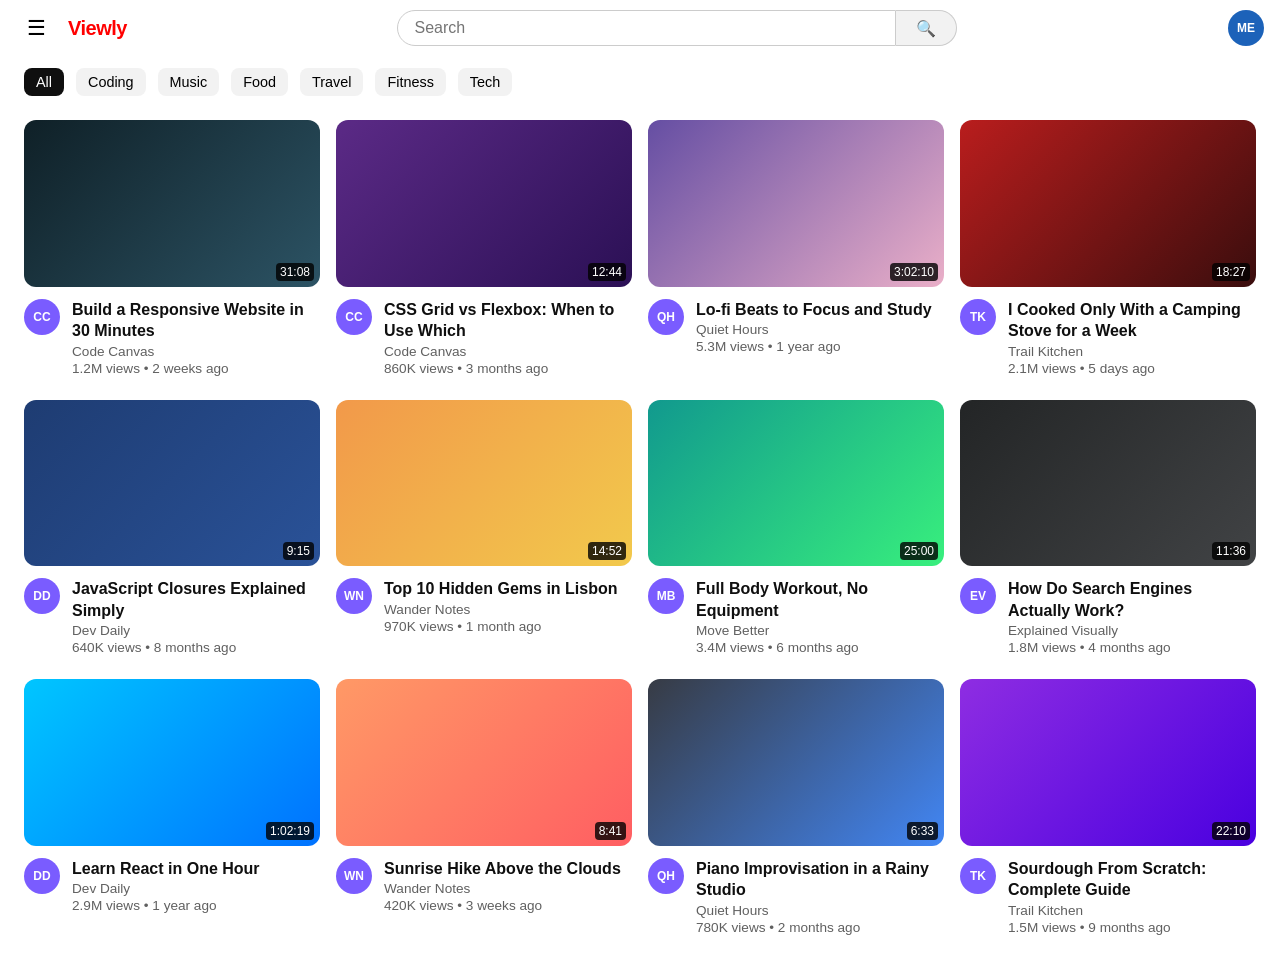
<file: viewly/index.html>
<!DOCTYPE html>
<html lang="en">
<head>
  <meta charset="UTF-8" />
  <meta name="viewport" content="width=device-width, initial-scale=1.0" />
  <title>Viewly</title>
  <link rel="stylesheet" href="style.css" />
</head>
<body>
  <header class="header">
    <div class="header__left">
      <button id="menuBtn" class="icon-btn" aria-label="Toggle menu">☰</button>
      <a href="index.html" class="logo">Viewly</a>
    </div>
    <form id="searchForm" class="search" role="search">
      <input id="searchInput" type="search" placeholder="Search" aria-label="Search" />
      <button type="submit" class="search__btn" aria-label="Search">🔍</button>
    </form>
    <div class="header__right">
      <div class="avatar avatar--me" aria-hidden="true">ME</div>
    </div>
  </header>

  <aside class="sidebar" id="sidebar">
    <a href="index.html" class="sidebar__link">Home</a>
    <a href="index.html?q=short" class="sidebar__link">Shorts</a>
    <a href="#" class="sidebar__link">Subscriptions</a>
    <hr />
    <a href="#" class="sidebar__link">Library</a>
    <a href="#" class="sidebar__link">History</a>
    <a href="#" class="sidebar__link">Watch later</a>
    <a href="#" class="sidebar__link">Liked videos</a>
  </aside>

  <main class="content">
    <div class="chips" id="chipBar"></div>
    <section class="video-grid" id="videoGrid"></section>
  </main>

  <script src="data.js"></script>
  <script src="common.js"></script>
  <script src="home.js"></script>
</body>
</html>
</file>
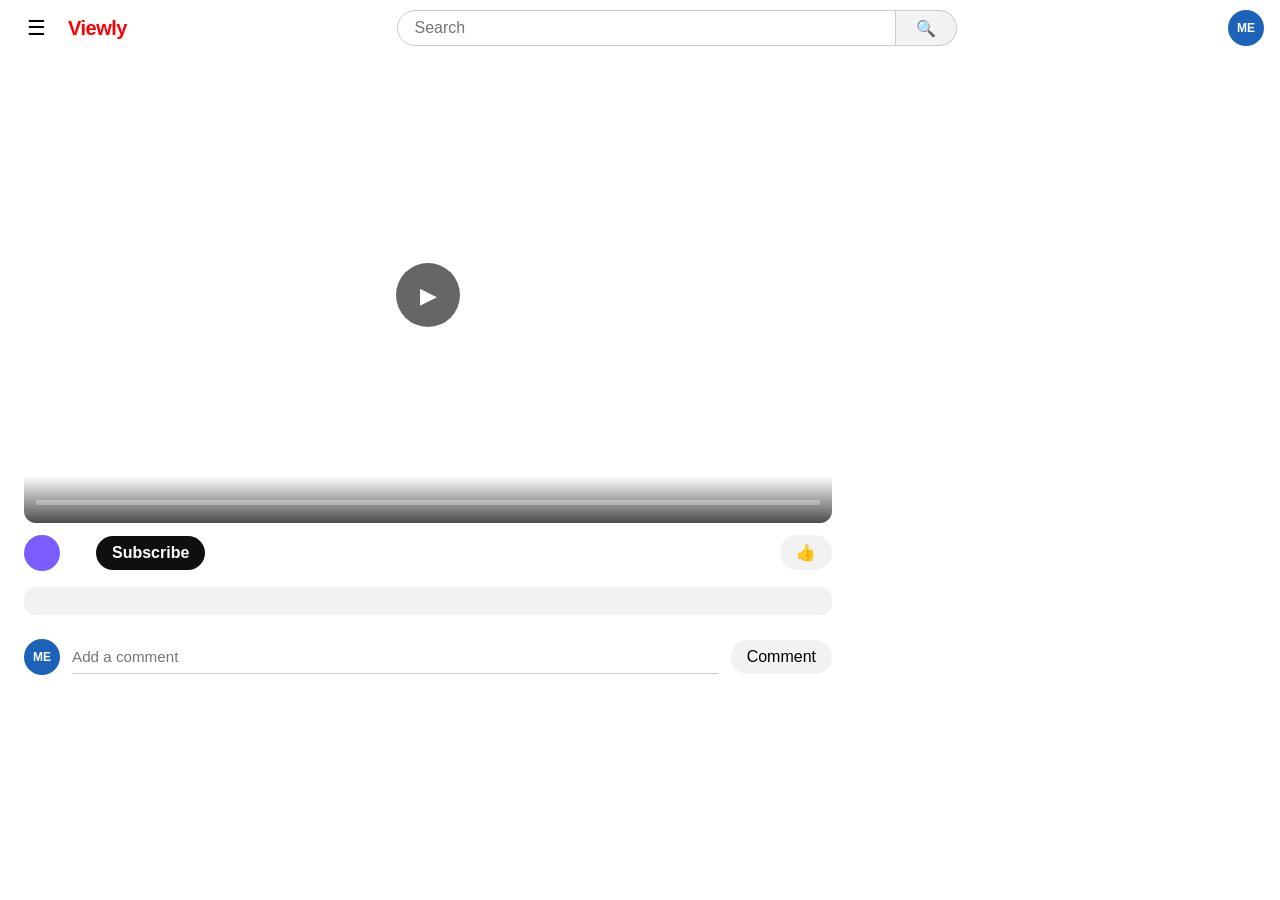
<file: viewly/watch.html>
<!DOCTYPE html>
<html lang="en">
<head>
  <meta charset="UTF-8" />
  <meta name="viewport" content="width=device-width, initial-scale=1.0" />
  <title>Viewly</title>
  <link rel="stylesheet" href="style.css" />
</head>
<body>
  <header class="header">
    <div class="header__left">
      <button id="menuBtn" class="icon-btn" aria-label="Toggle menu">☰</button>
      <a href="index.html" class="logo">Viewly</a>
    </div>
    <form id="searchForm" class="search" role="search">
      <input id="searchInput" type="search" placeholder="Search" aria-label="Search" />
      <button type="submit" class="search__btn" aria-label="Search">🔍</button>
    </form>
    <div class="header__right">
      <div class="avatar avatar--me" aria-hidden="true">ME</div>
    </div>
  </header>

  <aside class="sidebar" id="sidebar">
    <a href="index.html" class="sidebar__link">Home</a>
    <a href="index.html?q=short" class="sidebar__link">Shorts</a>
    <a href="#" class="sidebar__link">Subscriptions</a>
    <hr />
    <a href="#" class="sidebar__link">Library</a>
    <a href="#" class="sidebar__link">History</a>
    <a href="#" class="sidebar__link">Watch later</a>
    <a href="#" class="sidebar__link">Liked videos</a>
  </aside>

  <main class="content watch">
    <div class="watch__main">
      <div class="player" id="player">
        <button id="playBtn" class="player__play" aria-label="Play">▶</button>
        <div class="player__controls">
          <div class="progress" id="progressBar">
            <div class="progress__fill" id="progressFill"></div>
          </div>
          <span id="timeLabel" class="player__time"></span>
        </div>
      </div>

      <h1 id="videoTitle" class="watch__title"></h1>

      <div class="watch__channel-row">
        <div class="channel">
          <div class="avatar" id="channelAvatar"></div>
          <strong id="channelName"></strong>
          <button id="subBtn" class="subscribe">Subscribe</button>
        </div>
        <button id="likeBtn" class="pill-btn">👍</button>
      </div>

      <div class="description">
        <p id="descMeta" class="description__meta"></p>
        <p id="descText"></p>
      </div>

      <section class="comments">
        <h2 id="commentCount"></h2>
        <form id="commentForm" class="comment-form">
          <div class="avatar avatar--me" aria-hidden="true">ME</div>
          <input id="commentInput" type="text" placeholder="Add a comment" aria-label="Add a comment" />
          <button type="submit" class="pill-btn">Comment</button>
        </form>
        <div id="commentList"></div>
      </section>
    </div>

    <aside class="watch__side" id="upNext" aria-label="Up next"></aside>
  </main>

  <script src="data.js"></script>
  <script src="common.js"></script>
  <script src="watch.js"></script>
</body>
</html>
</file>
<file: viewly/style.css>
:root {
  --bg: #ffffff;
  --text: #0f0f0f;
  --muted: #606060;
  --chip: #f2f2f2;
  --chip-active: #0f0f0f;
  --border: #e5e5e5;
  --red: #ff0000;
  --header-h: 56px;
  --sidebar-w: 220px;
}

* {
  margin: 0;
  padding: 0;
  box-sizing: border-box;
}

body {
  font-family: Roboto, 'Segoe UI', Arial, sans-serif;
  color: var(--text);
  background: var(--bg);
}

a {
  color: inherit;
  text-decoration: none;
}

button {
  font: inherit;
  cursor: pointer;
}

/* HEADER */
.header {
  position: fixed;
  top: 0;
  left: 0;
  right: 0;
  height: var(--header-h);
  display: flex;
  align-items: center;
  justify-content: space-between;
  gap: 16px;
  padding: 0 16px;
  background: var(--bg);
  z-index: 20;
}

.header__left {
  display: flex;
  align-items: center;
  gap: 12px;
}

.logo {
  font-weight: 800;
  font-size: 1.25rem;
  color: var(--red);
  letter-spacing: -0.5px;
}

.icon-btn {
  background: none;
  border: none;
  font-size: 1.3rem;
  width: 40px;
  height: 40px;
  border-radius: 50%;
}

.icon-btn:hover {
  background: var(--chip);
}

.search {
  display: flex;
  flex: 0 1 560px;
}

.search input {
  flex: 1;
  min-width: 0;
  padding: 8px 16px;
  border: 1px solid #ccc;
  border-radius: 999px 0 0 999px;
  font-size: 1rem;
}

.search input:focus {
  outline: none;
  border-color: #1c62b9;
}

.search__btn {
  padding: 0 20px;
  background: var(--chip);
  border: 1px solid #ccc;
  border-left: none;
  border-radius: 0 999px 999px 0;
}

.avatar {
  flex: 0 0 36px;
  width: 36px;
  height: 36px;
  border-radius: 50%;
  background: #7a5cff;
  color: #fff;
  display: flex;
  align-items: center;
  justify-content: center;
  font-size: 0.75rem;
  font-weight: 700;
}

.avatar--me {
  background: #1c62b9;
}

/* SIDEBAR (hidden by default, slides over the page) */
.sidebar {
  position: fixed;
  top: var(--header-h);
  bottom: 0;
  left: 0;
  width: var(--sidebar-w);
  padding: 12px;
  background: var(--bg);
  transform: translateX(-100%);
  transition: transform 0.2s ease;
  z-index: 15;
  overflow-y: auto;
}

.sidebar-open .sidebar {
  transform: translateX(0);
}

.sidebar hr {
  border: none;
  border-top: 1px solid var(--border);
  margin: 12px 0;
}

.sidebar__link {
  display: block;
  padding: 10px 12px;
  border-radius: 10px;
  font-size: 0.9rem;
}

.sidebar__link:hover {
  background: var(--chip);
}

/* CONTENT */
.content {
  padding: calc(var(--header-h) + 12px) 24px 40px;
}

.chips {
  display: flex;
  gap: 12px;
  overflow-x: auto;
  padding-bottom: 12px;
  scrollbar-width: none;
}

.chips::-webkit-scrollbar {
  display: none;
}

.chip {
  flex: 0 0 auto;
  padding: 6px 12px;
  border: none;
  border-radius: 8px;
  background: var(--chip);
  font-size: 0.9rem;
  font-weight: 500;
}

.chip:hover {
  background: #e5e5e5;
}

.chip.active {
  background: var(--chip-active);
  color: #fff;
}

/* VIDEO GRID */
.video-grid {
  display: grid;
  grid-template-columns: repeat(auto-fill, minmax(280px, 1fr));
  gap: 24px 16px;
  margin-top: 12px;
}

.video-card__thumb {
  position: relative;
  aspect-ratio: 16 / 9;
  border-radius: 12px;
}

.video-card__duration {
  position: absolute;
  right: 6px;
  bottom: 6px;
  background: rgba(0, 0, 0, 0.8);
  color: #fff;
  font-size: 0.75rem;
  font-weight: 500;
  padding: 2px 4px;
  border-radius: 4px;
}

.video-card__info {
  display: flex;
  gap: 12px;
  margin-top: 12px;
}

.video-card__title {
  font-size: 1rem;
  font-weight: 600;
  line-height: 1.35;
  display: -webkit-box;
  -webkit-line-clamp: 2;
  -webkit-box-orient: vertical;
  overflow: hidden;
}

.video-card__channel,
.video-card__meta {
  font-size: 0.85rem;
  color: var(--muted);
  margin-top: 2px;
}

.video-card:hover .video-card__title {
  text-decoration: underline;
}

.empty {
  grid-column: 1 / -1;
  text-align: center;
  color: var(--muted);
  padding: 48px 0;
}

/* WATCH PAGE */
.watch {
  display: grid;
  grid-template-columns: minmax(0, 1fr) 400px;
  gap: 24px;
}

.player {
  position: relative;
  aspect-ratio: 16 / 9;
  border-radius: 12px;
  overflow: hidden;
}

.player__play {
  position: absolute;
  top: 50%;
  left: 50%;
  transform: translate(-50%, -50%);
  width: 64px;
  height: 64px;
  border-radius: 50%;
  border: none;
  background: rgba(0, 0, 0, 0.6);
  color: #fff;
  font-size: 1.4rem;
}

.player__controls {
  position: absolute;
  left: 0;
  right: 0;
  bottom: 0;
  padding: 24px 12px 10px;
  background: linear-gradient(transparent, rgba(0, 0, 0, 0.7));
  color: #fff;
}

.progress {
  height: 5px;
  background: rgba(255, 255, 255, 0.3);
  border-radius: 3px;
  cursor: pointer;
}

.progress__fill {
  height: 100%;
  width: 0;
  background: var(--red);
  border-radius: 3px;
}

.player__time {
  display: block;
  margin-top: 8px;
  font-size: 0.8rem;
}

.watch__title {
  font-size: 1.25rem;
  font-weight: 700;
  margin: 12px 0;
  line-height: 1.3;
}

.watch__channel-row {
  display: flex;
  justify-content: space-between;
  align-items: center;
  flex-wrap: wrap;
  gap: 12px;
}

.channel {
  display: flex;
  align-items: center;
  gap: 12px;
}

.subscribe {
  margin-left: 12px;
  padding: 8px 16px;
  border: none;
  border-radius: 999px;
  background: var(--text);
  color: #fff;
  font-weight: 600;
}

.subscribe.subscribed {
  background: var(--chip);
  color: var(--text);
}

.pill-btn {
  padding: 8px 16px;
  border: none;
  border-radius: 999px;
  background: var(--chip);
  font-weight: 500;
}

.pill-btn:hover {
  background: #e5e5e5;
}

.pill-btn.liked {
  background: #d7e7ff;
}

.description {
  margin-top: 16px;
  padding: 12px;
  background: var(--chip);
  border-radius: 12px;
  font-size: 0.9rem;
  line-height: 1.5;
}

.description__meta {
  font-weight: 600;
  margin-bottom: 4px;
}

.comments {
  margin-top: 24px;
}

.comments h2 {
  font-size: 1.1rem;
  margin-bottom: 16px;
}

.comment-form {
  display: flex;
  align-items: center;
  gap: 12px;
  margin-bottom: 24px;
}

.comment-form input {
  flex: 1;
  min-width: 0;
  padding: 8px 0;
  border: none;
  border-bottom: 1px solid #ccc;
  font-size: 0.95rem;
}

.comment-form input:focus {
  outline: none;
  border-bottom: 2px solid var(--text);
}

.comment {
  display: flex;
  gap: 12px;
  margin-bottom: 16px;
}

.comment__head {
  font-size: 0.8rem;
}

.comment__age {
  color: var(--muted);
}

.comment__text {
  font-size: 0.9rem;
  margin-top: 2px;
  line-height: 1.4;
}

.next-card {
  display: flex;
  gap: 8px;
  margin-bottom: 12px;
}

.next-card__thumb {
  position: relative;
  flex: 0 0 168px;
  aspect-ratio: 16 / 9;
  border-radius: 8px;
}

.next-card__title {
  font-size: 0.9rem;
  font-weight: 600;
  line-height: 1.3;
  display: -webkit-box;
  -webkit-line-clamp: 2;
  -webkit-box-orient: vertical;
  overflow: hidden;
}

/* Keyboard focus */
a:focus-visible,
button:focus-visible {
  outline: 2px solid #1c62b9;
  outline-offset: 2px;
}

/* RESPONSIVE */
@media (max-width: 1000px) {
  .watch {
    grid-template-columns: 1fr;
  }
}

@media (max-width: 600px) {
  .content {
    padding-left: 12px;
    padding-right: 12px;
  }

  .video-grid {
    grid-template-columns: 1fr;
  }

  .header__right {
    display: none;
  }

  .next-card__thumb {
    flex-basis: 140px;
  }
}
</file>
